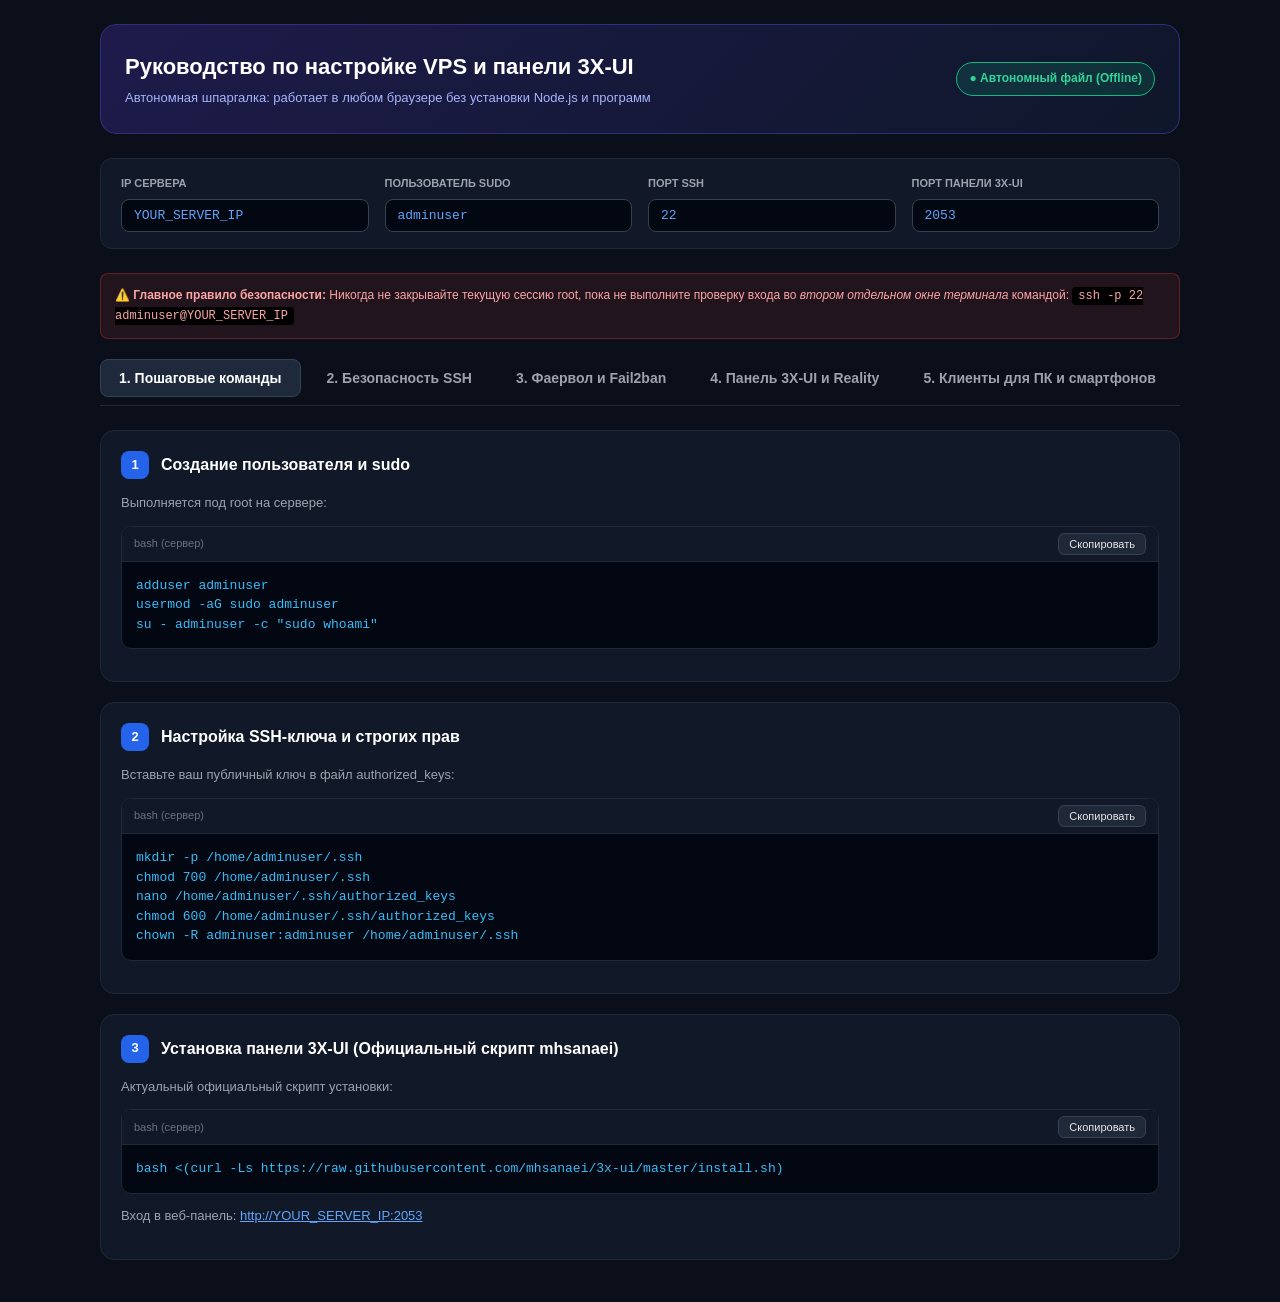
<file: guide.html>
<!DOCTYPE html>
<html lang="ru">
<head>
  <meta charset="UTF-8">
  <meta name="viewport" content="width=device-width, initial-scale=1.0">
  <title>Руководство по настройке VPS и 3X-UI</title>
  <style>
    :root {
      --bg: #0b0f19;
      --card: #111827;
      --card-border: #1f2937;
      --text: #f3f4f6;
      --text-muted: #9ca3af;
      --primary: #3b82f6;
      --accent: #10b981;
      --warn: #f59e0b;
      --danger: #ef4444;
      --code-bg: #030712;
      --font-mono: 'JetBrains Mono', 'Fira Code', Consolas, monospace;
    }
    * { box-sizing: border-box; margin: 0; padding: 0; }
    body {
      background: var(--bg);
      color: var(--text);
      font-family: -apple-system, BlinkMacSystemFont, 'Segoe UI', Roboto, Helvetica, Arial, sans-serif;
      line-height: 1.6;
      padding: 24px;
    }
    .container { max-width: 1080px; margin: 0 auto; }
    header {
      padding: 24px;
      background: linear-gradient(135deg, #1e1b4b 0%, #0f172a 100%);
      border: 1px solid #312e81;
      border-radius: 16px;
      margin-bottom: 24px;
      display: flex;
      flex-wrap: wrap;
      justify-content: space-between;
      align-items: center;
      gap: 16px;
    }
    h1 { font-size: 22px; font-weight: 700; color: #fff; margin-bottom: 4px; }
    .subtitle { font-size: 13px; color: #a5b4fc; }
    .badge-offline {
      background: rgba(16, 185, 129, 0.15);
      border: 1px solid #10b981;
      color: #34d399;
      padding: 6px 12px;
      border-radius: 20px;
      font-size: 12px;
      font-weight: 600;
    }
    .config-bar {
      background: var(--card);
      border: 1px solid var(--card-border);
      border-radius: 12px;
      padding: 16px 20px;
      margin-bottom: 24px;
      display: grid;
      grid-template-columns: repeat(auto-fit, minmax(200px, 1fr));
      gap: 16px;
    }
    .field label { display: block; font-size: 11px; text-transform: uppercase; color: var(--text-muted); font-weight: 600; margin-bottom: 6px; }
    .field input {
      width: 100%;
      background: var(--code-bg);
      border: 1px solid #374151;
      border-radius: 8px;
      padding: 8px 12px;
      color: #60a5fa;
      font-family: var(--font-mono);
      font-size: 13px;
      outline: none;
    }
    .field input:focus { border-color: var(--primary); }
    .tabs {
      display: flex;
      gap: 8px;
      border-bottom: 1px solid var(--card-border);
      margin-bottom: 24px;
      overflow-x: auto;
      padding-bottom: 8px;
    }
    .tab-btn {
      background: transparent;
      border: none;
      color: var(--text-muted);
      padding: 10px 18px;
      font-size: 14px;
      font-weight: 600;
      border-radius: 8px;
      cursor: pointer;
      transition: all 0.2s;
      white-space: nowrap;
    }
    .tab-btn.active {
      background: #1e293b;
      color: #fff;
      border: 1px solid #334155;
    }
    .step-card {
      background: var(--card);
      border: 1px solid var(--card-border);
      border-radius: 14px;
      padding: 20px;
      margin-bottom: 20px;
    }
    .step-header {
      display: flex;
      align-items: center;
      gap: 12px;
      margin-bottom: 14px;
    }
    .step-num {
      background: #2563eb;
      color: #fff;
      width: 28px;
      height: 28px;
      border-radius: 8px;
      display: flex;
      align-items: center;
      justify-content: center;
      font-weight: 700;
      font-size: 13px;
    }
    .step-title { font-size: 16px; font-weight: 600; color: #fff; }
    .desc { font-size: 13px; color: var(--text-muted); margin-bottom: 12px; }
    .code-block {
      background: var(--code-bg);
      border: 1px solid #1f2937;
      border-radius: 10px;
      position: relative;
      overflow: hidden;
      margin: 12px 0;
    }
    .code-top {
      background: #111827;
      padding: 6px 12px;
      border-bottom: 1px solid #1f2937;
      display: flex;
      justify-content: space-between;
      align-items: center;
      font-size: 11px;
      color: #6b7280;
    }
    pre {
      padding: 14px;
      overflow-x: auto;
      font-family: var(--font-mono);
      font-size: 13px;
      color: #38bdf8;
      line-height: 1.5;
    }
    .copy-btn {
      background: #1f2937;
      color: #e5e7eb;
      border: 1px solid #374151;
      padding: 4px 10px;
      border-radius: 6px;
      font-size: 11px;
      cursor: pointer;
      font-weight: 500;
    }
    .copy-btn:hover { background: #374151; color: #fff; }
    .alert-box {
      background: rgba(245, 158, 11, 0.1);
      border: 1px solid rgba(245, 158, 11, 0.3);
      border-radius: 8px;
      padding: 12px 14px;
      margin-top: 10px;
      font-size: 12px;
      color: #fcd34d;
    }
    .alert-danger {
      background: rgba(239, 68, 68, 0.1);
      border: 1px solid rgba(239, 68, 68, 0.3);
      color: #fca5a5;
    }
    .grid-2 {
      display: grid;
      grid-template-columns: repeat(auto-fit, minmax(300px, 1fr));
      gap: 16px;
    }
    .toast {
      position: fixed;
      bottom: 24px;
      right: 24px;
      background: #10b981;
      color: #fff;
      padding: 10px 18px;
      border-radius: 8px;
      font-size: 13px;
      font-weight: 600;
      display: none;
      box-shadow: 0 10px 15px -3px rgba(0,0,0,0.5);
      z-index: 1000;
    }
  </style>
</head>
<body>

<div class="container">
  <header>
    <div>
      <h1>Руководство по настройке VPS и панели 3X-UI</h1>
      <div class="subtitle">Автономная шпаргалка: работает в любом браузере без установки Node.js и программ</div>
    </div>
    <span class="badge-offline">● Автономный файл (Offline)</span>
  </header>

  <!-- Интерактивная панель переменных -->
  <div class="config-bar">
    <div class="field">
      <label>IP сервера</label>
      <input type="text" id="cfg-ip" value="YOUR_SERVER_IP" placeholder="Введите IP вашего сервера" oninput="updateAll()">
    </div>
    <div class="field">
      <label>Пользователь sudo</label>
      <input type="text" id="cfg-user" value="adminuser" placeholder="Имя пользователя" oninput="updateAll()">
    </div>
    <div class="field">
      <label>Порт SSH</label>
      <input type="text" id="cfg-ssh" value="22" oninput="updateAll()">
    </div>
    <div class="field">
      <label>Порт панели 3X-UI</label>
      <input type="text" id="cfg-panel" value="2053" oninput="updateAll()">
    </div>
  </div>

  <div class="alert-box alert-danger" style="margin-bottom: 20px;">
    <strong>⚠️ Главное правило безопасности:</strong> Никогда не закрывайте текущую сессию root, пока не выполните проверку входа во <em>втором отдельном окне терминала</em> командой: <code id="quick-check-ssh" style="background:#000; padding:2px 6px; border-radius:4px;">ssh -p 22 adminuser@YOUR_SERVER_IP</code>
  </div>

  <!-- Вкладки -->
  <div class="tabs">
    <button class="tab-btn active" onclick="showTab('steps', this)">1. Пошаговые команды</button>
    <button class="tab-btn" onclick="showTab('ssh-hardening', this)">2. Безопасность SSH</button>
    <button class="tab-btn" onclick="showTab('ufw-fail2ban', this)">3. Фаервол и Fail2ban</button>
    <button class="tab-btn" onclick="showTab('xui', this)">4. Панель 3X-UI и Reality</button>
    <button class="tab-btn" onclick="showTab('apps', this)">5. Клиенты для ПК и смартфонов</button>
  </div>

  <!-- Таб 1: Шаги -->
  <div id="tab-steps" class="tab-content">
    <div class="step-card">
      <div class="step-header">
        <div class="step-num">1</div>
        <div class="step-title">Создание пользователя и sudo</div>
      </div>
      <div class="desc">Выполняется под root на сервере:</div>
      <div class="code-block">
        <div class="code-top"><span>bash (сервер)</span><button class="copy-btn" onclick="copyCode(this)">Скопировать</button></div>
        <pre><code class="tmpl">adduser {USER}
usermod -aG sudo {USER}
su - {USER} -c "sudo whoami"</code></pre>
      </div>
    </div>

    <div class="step-card">
      <div class="step-header">
        <div class="step-num">2</div>
        <div class="step-title">Настройка SSH-ключа и строгих прав</div>
      </div>
      <div class="desc">Вставьте ваш публичный ключ в файл authorized_keys:</div>
      <div class="code-block">
        <div class="code-top"><span>bash (сервер)</span><button class="copy-btn" onclick="copyCode(this)">Скопировать</button></div>
        <pre><code class="tmpl">mkdir -p /home/{USER}/.ssh
chmod 700 /home/{USER}/.ssh
nano /home/{USER}/.ssh/authorized_keys
chmod 600 /home/{USER}/.ssh/authorized_keys
chown -R {USER}:{USER} /home/{USER}/.ssh</code></pre>
      </div>
    </div>

    <div class="step-card">
      <div class="step-header">
        <div class="step-num">3</div>
        <div class="step-title">Установка панели 3X-UI (Официальный скрипт mhsanaei)</div>
      </div>
      <div class="desc">Актуальный официальный скрипт установки:</div>
      <div class="code-block">
        <div class="code-top"><span>bash (сервер)</span><button class="copy-btn" onclick="copyCode(this)">Скопировать</button></div>
        <pre><code>bash <(curl -Ls https://raw.githubusercontent.com/mhsanaei/3x-ui/master/install.sh)</code></pre>
      </div>
      <div class="desc" style="margin-top: 10px;">Вход в веб-панель: <a id="panel-link" href="http://YOUR_SERVER_IP:2053" target="_blank" style="color:#60a5fa;">http://YOUR_SERVER_IP:2053</a></div>
    </div>
  </div>

  <!-- Таб 2: SSH -->
  <div id="tab-ssh-hardening" class="tab-content" style="display:none;">
    <div class="step-card">
      <div class="step-header">
        <div class="step-num">🛡️</div>
        <div class="step-title">Отключение паролей и запрет входа root</div>
      </div>
      <div class="desc">Создание изолированного файла конфигурации с максимальным приоритетом:</div>
      <div class="code-block">
        <div class="code-top"><span>bash</span><button class="copy-btn" onclick="copyCode(this)">Скопировать</button></div>
        <pre><code class="tmpl">cat << 'EOF' | sudo tee /etc/ssh/sshd_config.d/99-custom-hardening.conf
Port {SSH}
PermitRootLogin no
PasswordAuthentication no
PubkeyAuthentication yes
KbdInteractiveAuthentication no
X11Forwarding no
MaxAuthTries 3
EOF

# Проверка синтаксиса:
sshd -t

# Перезапуск службы:
sudo systemctl restart ssh || sudo systemctl restart sshd

# Проверка фактического статуса:
sshd -T | grep -E -i 'permitrootlogin|passwordauthentication|pubkeyauthentication'</code></pre>
      </div>
    </div>
  </div>

  <!-- Таб 3: Фаервол -->
  <div id="tab-ufw-fail2ban" class="tab-content" style="display:none;">
    <div class="step-card">
      <div class="step-header">
        <div class="step-num">🔥</div>
        <div class="step-title">Настройка фаервола UFW</div>
      </div>
      <div class="code-block">
        <div class="code-top"><span>bash</span><button class="copy-btn" onclick="copyCode(this)">Скопировать</button></div>
        <pre><code class="tmpl">sudo ufw default deny incoming
sudo ufw default allow outgoing

# Разрешаем SSH и панель
sudo ufw allow {SSH}/tcp comment 'SSH Port'
sudo ufw allow {PANEL}/tcp comment '3X-UI Web Panel'

# Разрешаем входящий VLESS Reality
sudo ufw allow 443/tcp comment 'Reality HTTPS'
sudo ufw allow 443/udp comment 'Reality UDP'

sudo ufw enable
sudo ufw status verbose</code></pre>
      </div>
    </div>

    <div class="step-card">
      <div class="step-header">
        <div class="step-num">⚡</div>
        <div class="step-title">Ускорение TCP BBR</div>
      </div>
      <div class="code-block">
        <div class="code-top"><span>bash</span><button class="copy-btn" onclick="copyCode(this)">Скопировать</button></div>
        <pre><code>cat << 'EOF' | sudo tee /etc/sysctl.d/99-bbr.conf
net.core.default_qdisc=fq
net.ipv4.tcp_congestion_control=bbr
EOF

sudo sysctl --system
sysctl net.ipv4.tcp_congestion_control</code></pre>
      </div>
    </div>
  </div>

  <!-- Таб 4: 3X-UI -->
  <div id="tab-xui" class="tab-content" style="display:none;">
    <div class="step-card">
      <div class="step-title" style="margin-bottom:12px;">Параметры создания подключения VLESS Reality:</div>
      <ul style="padding-left:20px; font-size:13px; color:#cbd5e1; line-height:1.8;">
        <li><strong>Протокол:</strong> VLESS</li>
        <li><strong>Порт:</strong> 443</li>
        <li><strong>Транспорт:</strong> TCP</li>
        <li><strong>Безопасность (Security):</strong> Reality</li>
        <li><strong>Dest / SNI:</strong> dl.google.com:443 (или www.microsoft.com:443, yahoo.com:443)</li>
        <li><strong>ShortId:</strong> Нажмите «Get New» для генерации короткого ID</li>
        <li><strong>Ключи:</strong> Нажмите «Get New Keys» (сгенерирует Public и Private ключи)</li>
      </ul>
    </div>
  </div>

  <!-- Таб 5: Клиенты -->
  <div id="tab-apps" class="tab-content" style="display:none;">
    <div class="grid-2">
      <div class="step-card">
        <div class="step-title" style="color:#60a5fa;">💻 Windows / ПК</div>
        <div class="desc">Лучшие клиенты с поддержкой VLESS Reality:</div>
        <ul style="padding-left:18px; font-size:13px; color:#cbd5e1; line-height:1.8;">
          <li><strong>v2rayN</strong> (самый популярный)</li>
          <li><strong>Nekoray</strong> (простой интерфейс)</li>
          <li><strong>Hiddify</strong> (красивый и современный)</li>
        </ul>
      </div>
      <div class="step-card">
        <div class="step-title" style="color:#34d399;">📱 Смартфоны</div>
        <div class="desc">Приложения из App Store и Google Play:</div>
        <ul style="padding-left:18px; font-size:13px; color:#cbd5e1; line-height:1.8;">
          <li><strong>Android:</strong> v2rayNG, Happ, NekoBox</li>
          <li><strong>iOS (iPhone/iPad):</strong> Streisand, FoXray, V2Box, Sing-box</li>
        </ul>
      </div>
    </div>
  </div>
</div>

<div id="toast" class="toast">Скопировано в буфер обмена!</div>

<script>
  function showTab(id, btn) {
    document.querySelectorAll('.tab-content').forEach(el => el.style.display = 'none');
    document.querySelectorAll('.tab-btn').forEach(el => el.classList.remove('active'));
    document.getElementById('tab-' + id).style.display = 'block';
    btn.classList.add('active');
  }

  function updateAll() {
    const ip = document.getElementById('cfg-ip').value.trim() || 'YOUR_SERVER_IP';
    const user = document.getElementById('cfg-user').value.trim() || 'adminuser';
    const ssh = document.getElementById('cfg-ssh').value.trim() || '22';
    const panel = document.getElementById('cfg-panel').value.trim() || '2053';

    document.getElementById('quick-check-ssh').textContent = `ssh -p ${ssh} ${user}@${ip}`;
    document.getElementById('panel-link').textContent = `http://${ip}:${panel}`;
    document.getElementById('panel-link').href = `http://${ip}:${panel}`;

    document.querySelectorAll('.tmpl').forEach(code => {
      if (!code.dataset.orig) {
        code.dataset.orig = code.textContent;
      }
      let text = code.dataset.orig;
      text = text.replaceAll('{IP}', ip);
      text = text.replaceAll('{USER}', user);
      text = text.replaceAll('{SSH}', ssh);
      text = text.replaceAll('{PANEL}', panel);
      code.textContent = text;
    });
  }

  function copyCode(btn) {
    const pre = btn.closest('.code-block').querySelector('pre code');
    const text = pre.textContent;
    navigator.clipboard.writeText(text).then(() => {
      const toast = document.getElementById('toast');
      toast.style.display = 'block';
      setTimeout(() => toast.style.display = 'none', 2000);
    });
  }

  window.onload = updateAll;
</script>

</body>
</html>
</file>
